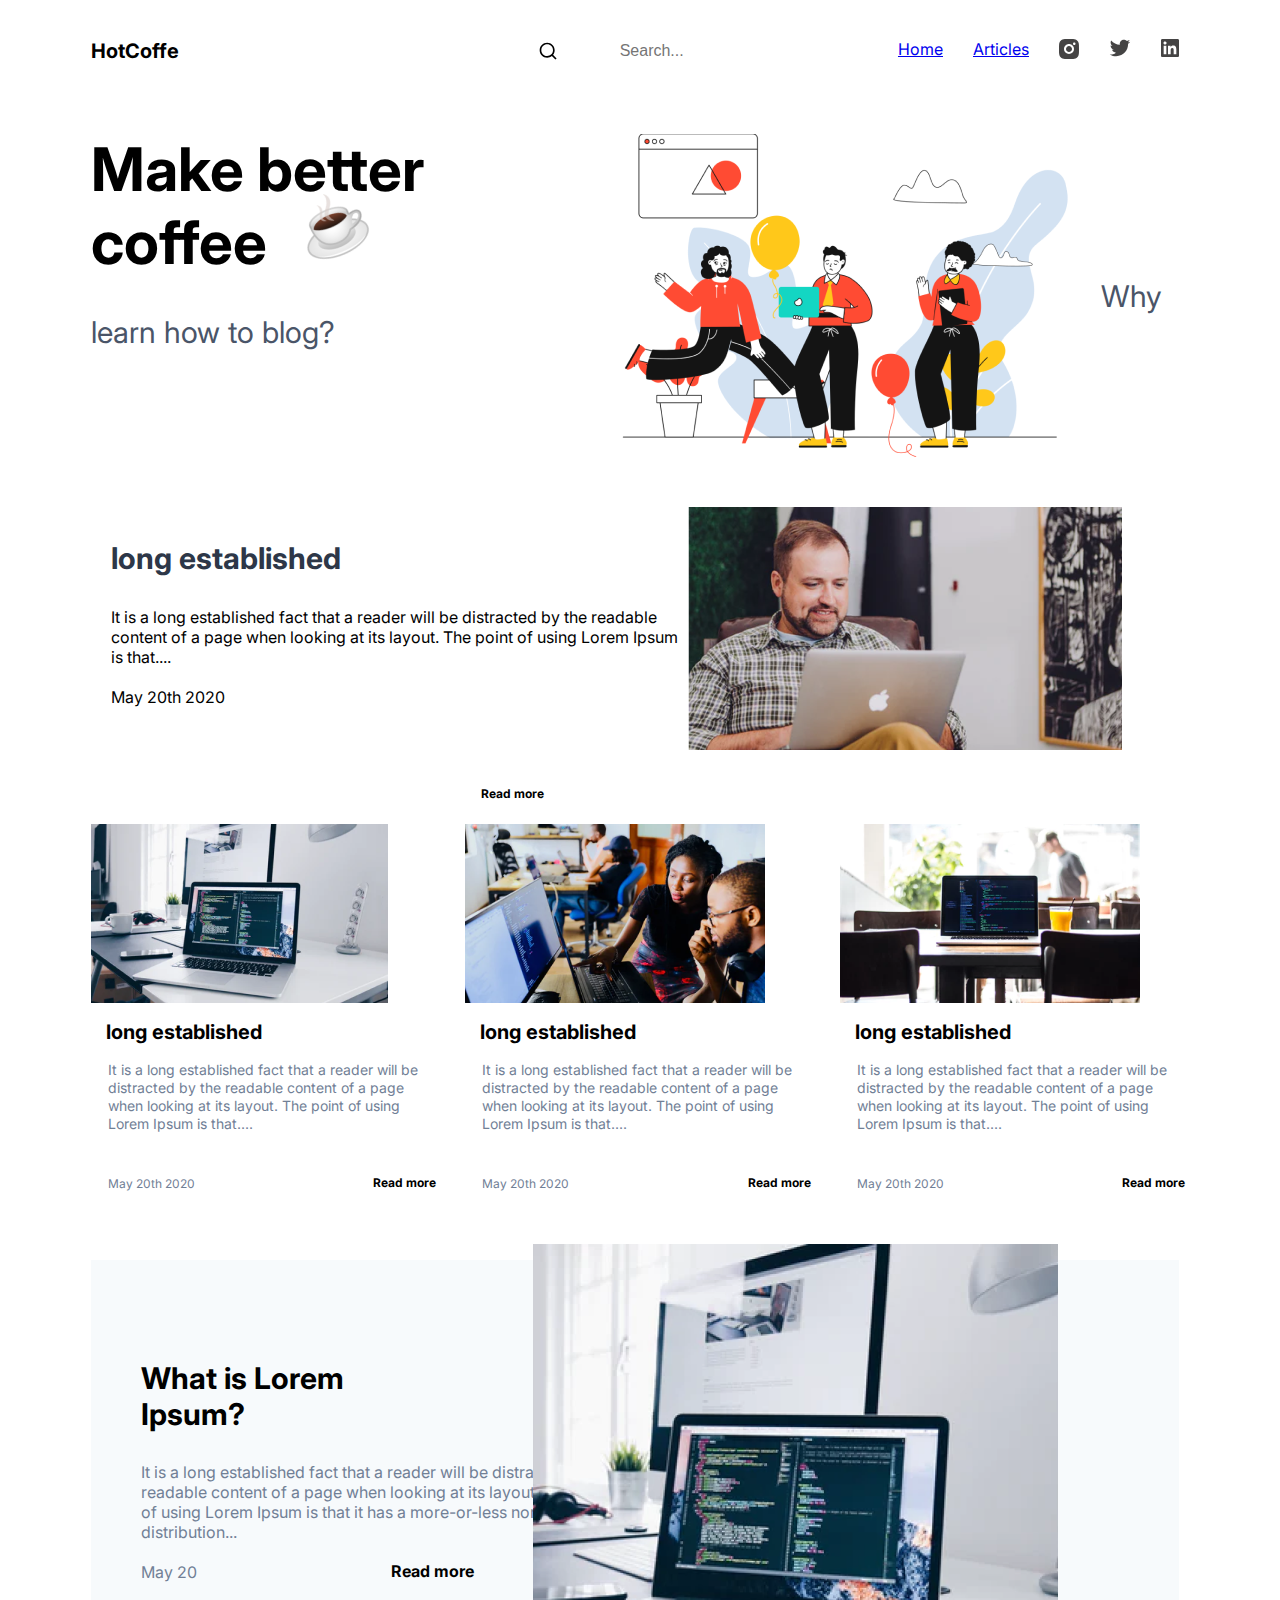
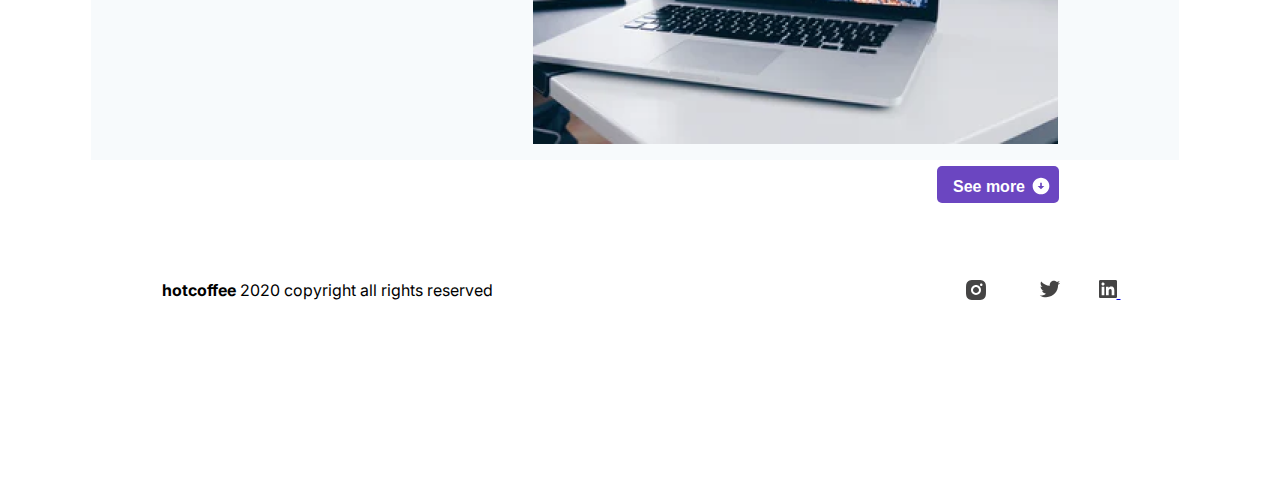
<file: index.html>
<!DOCTYPE html>
<html lang="en">
<head>
    <meta charset="UTF-8">
    <meta http-equiv="X-UA-Compatible" content="IE=edge">
    <meta name="viewport" content="width=device-width, initial-scale=1.0">
    <title>Site blog</title>
    <link rel="stylesheet"  href="style.css">
    <link href="https://fonts.googleapis.com/css2?family=Inter:wght@400;700&display=swap" rel="stylesheet">

      
</head>
<body>
    <header class="header">
        <div class="container">
           <div class="header_header-row">
                <a class="header-row_logo" href="index.html">HotCoffe</a>
                <img class="header-row_search" src="./img/search.svg" alt="Search">
                <input class="header-row_input" type="text" placeholder="Search...">     
               
        <nav class="header-nav">
            <div class="header-nav_home">
        <a href="#" class="header-nav_home__link">Home</a>
        <a href="#" class="header-nav_home__link">Articles</a>
        <a href="#" class="header-nav_home__link" target="_blank"><img src="./img/inst.svg" alt="instagram"></a>
        <a href="#" class="header-nav_home__link" target="_blank"><img src="./img/twit.svg" alt="twitter"></a>
        <a href="#" class="header-nav_home__link" target="_blank"><img src="./img/in.svg" alt="in"></a>
            </div>    
        </nav>

           </div>
            <section class="head-section">
               
                        <div class="head-section_info">
                            <h1 class="head-section_h1">Make better <br>coffee</h1>
                            <img class="head-section_cup" src="./img/cup.png" alt="cup">
                            <img class="head-section_people" src="./img/people.png" alt="people">
                            <span class="head-section_h2">Why learn how to blog?</span>
                        </div>
               
            </section>
        </div>
</header>

<main>
    <div class="container">
        <seaction class="main-card_latest">
            <h1 class="main-card_h1">long established</h1>
            <div class="main-card_h2">It is a long established fact that a reader
                 will be distracted by the readable content of a page when looking at its layout. 
                 The point of using Lorem Ipsum is that....</div>
            <div class="main-card_data">May 20th 2020</div>
            <a href="./text.html"  class="main-card_more" target="_blank">Read more</a>
            <img class="main-card_img" src="./img/men.png" alt="men">
        </seaction>

        <section class="main-panel">
            <div class="main-panel_left">
                <img class="main-panel_left__img" src="./img/panel1.png" alt="img1">
                <div class="main-panel_h1">long established</div>
                <div class="main-panel_text">It is a long established fact that a reader will be distracted by the
                     readable content of a page when looking at its layout. The point of using Lorem Ipsum is that....</div>
                <div class="main-panel_data">May 20th 2020</div>
                <a href="#" class="main-panel_more">Read more</a>
            </div>
            <div class="main-panel_center">
                <img class="main-panel_center__img" src="./img/panel2.png" alt="img2">
                <div class="main-panel_h1">long established</div>
                <div class="main-panel_text">It is a long established fact that a reader will be distracted by the
                     readable content of a page when looking at its layout. The point of using Lorem Ipsum is that....</div>
                <div class="main-panel_data">May 20th 2020</div>
                <a href="#" class="main-panel_more">Read more</a>
            </div>
            <div class="main-panel_right">
                <img class="main-panel_right__img" src="./img/panel3.png" alt="img3">
                <div class="main-panel_h1">long established</div>
                <div class="main-panel_text">It is a long established fact that a reader will be distracted by the
                     readable content of a page when looking at its layout. The point of using Lorem Ipsum is that....</div>
                <div class="main-panel_data">May 20th 2020</div>
                <a href="#" class="main-panel_more">Read more</a>
            </div>
        </section>
    
    <section class="main-highlight">
        <div class="main-highlight_h1">What is Lorem <br>Ipsum?</div>
        <div class="main-highlight_text">It is a long established fact that a reader will be distracted by the 
            readable content of a page when looking at its layout. The point of using Lorem Ipsum is that it
             has a more-or-less normal distribution...</div>
        <div class="main-highlight_data">May 20</div>
        <a href="#" class="main-highlight_more">Read more</a>
        <img class="main-highlight_img" src="./img/laptop.png" alt="laptop">
        <button class="main-highlight_button" type="text" placeholder="See more">See more<img class="main-highlight_arrow" src="./img/arrow.svg" alt="arrow"></button>
    </section>
   </div> 
</main>




 <footer class="footer">
  

    <div class="container">
    
        <div class="footer-footer_row">
        <div class="footer-logo"><b>hotcoffee</b> 2020 copyright all rights reserved</div>
        <a href="#" class="footer-linke_inst" target="_blank"><img src="./img/inst.svg" alt="instagram"></a>
        <a href="#" class="footer-linke_twitt" target="_blank"><img src="./img/twit.svg" alt="twitter"></a>
        <a href="#" class="footer-linke_in" target="_blank"><img src="./img/in.svg" alt="in">
        <img src="./img/arrow.svg"></a>
        </div>



    </div>

</footer>


</body>
</html>
</file>
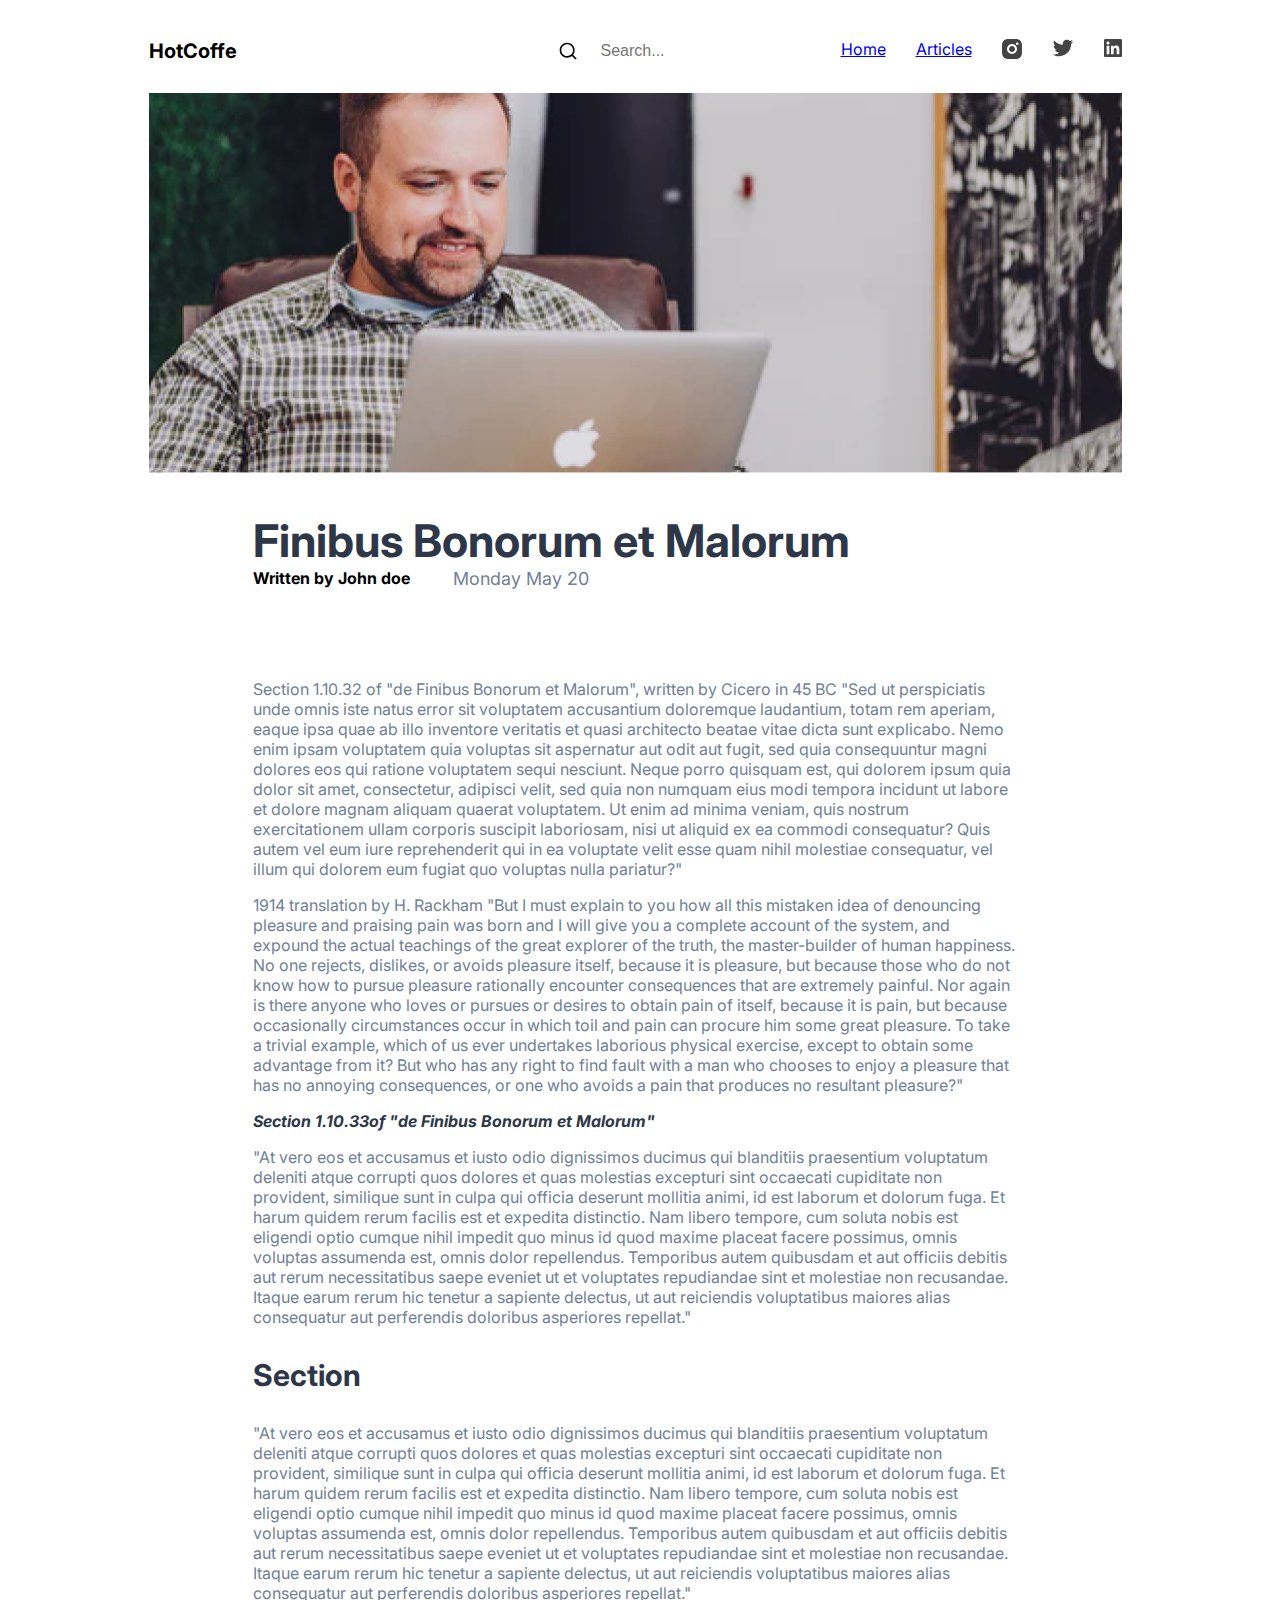
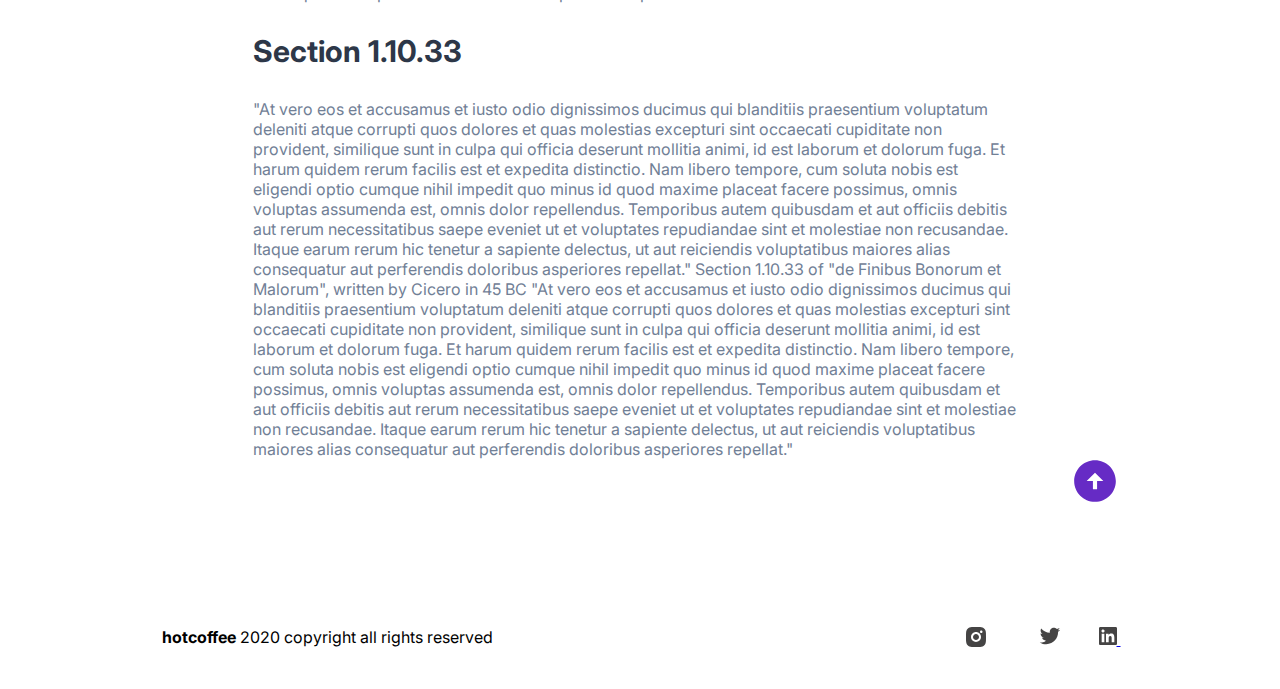
<file: text.html>
<!DOCTYPE html>
<html lang="en">
<head>
    <meta charset="UTF-8">
    <meta http-equiv="X-UA-Compatible" content="IE=edge">
    <meta name="viewport" content="width=device-width, initial-scale=1.0">
    <title>text</title>
    <link rel="stylesheet"  href="style.css">
    <link href="https://fonts.googleapis.com/css2?family=Inter:wght@400;700&display=swap" rel="stylesheet">

</head>
<body>
    <header class="header">
        <div class="container">
           <div class="header_header-row">
                <a name="#top" class="header-row_logo" href="index.html">HotCoffe</a>
                <img class="header-row_search" src="./img/search.svg" alt="Search">
                <input class="header-row_input" type="text" placeholder="Search...">     
               
        <nav class="header-nav">
            <div class="header-nav_home">
        <a href="#" class="header-nav_home__link">Home</a>
        <a href="#" class="header-nav_home__link">Articles</a>
        <a href="#" class="header-nav_home__link" target="_blank"><img src="./img/inst.svg" alt="instagram"></a>
        <a href="#" class="header-nav_home__link" target="_blank"><img src="./img/twit.svg" alt="twitter"></a>
        <a href="#" class="header-nav_home__link" target="_blank"><img src="./img/in.svg" alt="in"></a>
            </div>    
        </nav>

           </div>
        </div>
        
</header>

<main>
    
    <div class="main-text">
      
        <img class="main-text_img" src="./img/men2.png" alt="men">

    <div class="container-text">
        <div class="main-text_h1">Finibus Bonorum et Malorum</div>
        <div class="main-text_h2">Written by John doe</div>
        <div class="main-text_data">Monday  May 20</div>
        <div class="main-text_p">
            <style>
                .colortext {
                  color:  #2D3748;
                }
               </style>
            Section 1.10.32 of "de Finibus Bonorum et Malorum", written by Cicero in 45 BC
            "Sed ut perspiciatis unde omnis iste natus error sit voluptatem accusantium doloremque laudantium, totam rem aperiam,
             eaque ipsa quae ab illo inventore veritatis et quasi architecto beatae vitae dicta sunt explicabo. Nemo enim ipsam voluptatem
              quia voluptas sit aspernatur aut odit aut fugit, sed quia consequuntur magni dolores eos qui ratione voluptatem sequi nesciunt. 
              Neque porro quisquam est, qui dolorem ipsum quia dolor sit amet, consectetur, adipisci velit, sed quia non numquam eius modi 
              tempora incidunt ut labore et dolore magnam aliquam quaerat voluptatem. Ut enim ad minima veniam, quis nostrum exercitationem 
              ullam corporis suscipit laboriosam, nisi ut aliquid ex ea commodi consequatur? Quis autem vel eum iure reprehenderit qui in ea 
              voluptate velit esse quam nihil molestiae consequatur, vel illum qui dolorem eum fugiat quo voluptas nulla pariatur?"
            
            <p>1914 translation by H. Rackham
            "But I must explain to you how all this mistaken idea of denouncing pleasure and 
            praising pain was born and I will give you a complete account of the system, and expound 
            the actual teachings of the great explorer of the truth, the master-builder of human happiness. 
            No one rejects, dislikes, or avoids pleasure itself, because it is pleasure, but because those who 
            do not know how to pursue pleasure rationally encounter consequences that are extremely painful.
             Nor again is there anyone who loves or pursues or desires to obtain pain of itself, because it is pain, 
             but because occasionally circumstances occur in which toil and pain can procure him some great pleasure. 
             To take a trivial example, which of us ever undertakes laborious physical exercise, except to obtain 
             some advantage from it? But who has any right to find fault with a man who chooses to enjoy a pleasure 
             that has no annoying consequences, or one who avoids a pain that produces no resultant pleasure?"</p>
            
           <i> <strong> <span class="colortext">Section 1.10.33of "de Finibus Bonorum et Malorum"</span></i> </strong></p>
               
            
            "At vero eos et accusamus et iusto odio dignissimos ducimus qui blanditiis praesentium 
            voluptatum deleniti atque corrupti quos dolores et quas molestias excepturi sint occaecati 
            cupiditate non provident, similique sunt in culpa qui officia deserunt mollitia animi, id
             est laborum et dolorum fuga. Et harum quidem rerum facilis est et expedita distinctio.
              Nam libero tempore, cum soluta nobis est eligendi optio cumque nihil impedit quo minus
               id quod maxime placeat facere possimus, omnis voluptas assumenda est, omnis dolor repellendus.
                Temporibus autem quibusdam et aut officiis debitis aut rerum necessitatibus saepe eveniet ut et voluptates 
                repudiandae sint et molestiae non recusandae. Itaque earum rerum hic tenetur a sapiente delectus, ut aut reiciendis 
                voluptatibus maiores alias consequatur aut perferendis doloribus asperiores repellat."


                <p class="main-text_h"><span class="colortext">
                    Section
            </span></p>
            "At vero eos et accusamus et iusto odio dignissimos ducimus qui blanditiis praesentium voluptatum
             deleniti atque corrupti quos dolores et quas molestias excepturi sint occaecati cupiditate non provident,
              similique sunt in culpa qui officia deserunt mollitia animi, id est laborum et dolorum fuga. Et harum quidem 
              rerum facilis est et expedita distinctio. Nam libero tempore, cum soluta nobis est eligendi optio cumque nihil
               impedit quo minus id quod maxime placeat facere possimus, omnis voluptas assumenda est, omnis dolor repellendus.
                Temporibus autem quibusdam et aut officiis debitis aut rerum necessitatibus saepe eveniet ut et voluptates repudiandae 
                sint et molestiae non recusandae. Itaque earum rerum hic tenetur a sapiente delectus, ut aut reiciendis voluptatibus 
                maiores alias consequatur aut perferendis doloribus asperiores repellat."
            
                <p class="main-text_h"><span class="colortext"> Section 1.10.33 </span></p>
            
            "At vero eos et accusamus et iusto odio dignissimos ducimus qui blanditiis praesentium voluptatum deleniti 
            atque corrupti quos dolores et quas molestias excepturi sint occaecati cupiditate non provident, similique
             sunt in culpa qui officia deserunt mollitia animi, id est laborum et dolorum fuga. Et harum quidem rerum
              facilis est et expedita distinctio. Nam libero tempore, cum soluta nobis est eligendi optio cumque nihil
               impedit quo minus id quod maxime placeat facere possimus, omnis voluptas assumenda est, omnis dolor repellendus. 
               Temporibus autem quibusdam et aut officiis debitis aut rerum necessitatibus saepe eveniet ut et voluptates
                repudiandae sint et molestiae non recusandae. Itaque earum rerum hic tenetur a sapiente delectus, ut aut 
                reiciendis voluptatibus maiores alias consequatur aut perferendis doloribus asperiores repellat."
            Section 1.10.33 of "de Finibus Bonorum et Malorum", written by Cicero in 45 BC
            "At vero eos et accusamus et iusto odio dignissimos ducimus qui blanditiis praesentium voluptatum deleniti
             atque corrupti quos dolores et quas molestias excepturi sint occaecati cupiditate non provident, similique 
             sunt in culpa qui officia deserunt mollitia animi, id est laborum et dolorum fuga. Et harum quidem rerum facilis
              est et expedita distinctio. Nam libero tempore, cum soluta nobis est eligendi optio cumque nihil impedit
               quo minus id quod maxime placeat facere possimus, omnis voluptas assumenda est, omnis dolor repellendus. 
               Temporibus autem quibusdam et aut officiis debitis aut rerum necessitatibus saepe eveniet ut et
                voluptates repudiandae sint et molestiae non recusandae. Itaque earum rerum hic tenetur a sapiente 
                delectus, ut aut reiciendis voluptatibus maiores alias consequatur aut perferendis doloribus asperiores repellat."
            </div>

        </div>
    </div>
    <a href="#top"><button class="main-text_up"><img src="./img/arrow2.svg" alt="arrow"></button></a>
</div>
</main>

<footer class="footer">
    <div class="container">
        <div class="line"></div>
        <div class="footer-footer_row">
        <div class="footer-logo"><b>hotcoffee</b> 2020 copyright all rights reserved</div>
        <a href="#" class="footer-linke_inst" target="_blank"><img src="./img/inst.svg" alt="instagram"></a>
        <a href="#" class="footer-linke_twitt" target="_blank"><img src="./img/twit.svg" alt="twitter"></a>
        <a href="#" class="footer-linke_in" target="_blank"><img src="./img/in.svg" alt="in">
        <img src="./img/arrow.svg"></a>
        </div>



    </div>



</footer>
</body>
</html>
</file>
<file: style.css>
html {
    display: grid;
    justify-items: center;
}

body {
    max-width: 1280px;
    padding-left: 83px;
    padding-right: 93px;
}

.header {
    background-color: #fff;
    font-family: "Inter";
    font-style: normal; 
}

.main {
    font-family: "Inter";
    font-style: normal; 
}

.container {
   
    margin: auto;
    background-color: #fff;
    font-family: "Inter";
    font-style: normal;
}

.header_header-row {
    height: 85px;
    display: flex;
    align-items: center;
    justify-content: space-between;
}

.header-row_logo {
    font-family: "Inter";
    font-style: normal;
    font-weight: 700;
    font-size: 20px;
    line-height: 24px;
    color: black;
    text-decoration: none;
    cursor: pointer;

}

.header-nav_home {
    display: flex;
    justify-content: space-between;
    gap: 30px;
}

.header-row_search {
    margin-left: 300px;
}

.header-row_input {
font-size: 16px;
line-height: 19px;
color: #718096;
width: 66px;
height: 19px;
cursor: pointer;
margin-right: 150px;
border: none;
}

.header-row_input:focus {
    outline: none;

}

.link {
    font-size: 20px;
    line-height: 24px;
    color: black;
    text-decoration: none;
    cursor: pointer;  
}

.head-section {
   display: flex;
}

.head-section_h1 {

font-family: 'Inter';
font-style: normal;
font-weight: 700;
font-size: 60px;
line-height: 73px;

}

.head-section_cup {
    position: relative;
    left: 195px;
    right: 60px;
    top: -140px;
    bottom: 38px;
}

.head-section_people {

    margin-left: 530px;
    margin-top: -280px;
    
}

.head-section_h2 {

font-weight: 400;
font-size: 30px;
color: #4A5568;
position: relative;
bottom: 150px;

}


.main-card_latest {
    
    height: 243px;
    padding: 74px 0px 30px;
}

.main-card_h1 {
    font-size: 30px;
    color: #2D3748;
    padding: 20px 550px 10px 20px;
}

.main-card_h2{
    padding: 0px 490px 20px 20px;
}
.main-card_img {
    margin-left: 530px;
    margin-top: -200px;
    padding: 0px 0px 70px 0px;

}

.main-card_data {
    padding: 0px 0px 0px 20px;
}
.main-card_more {
    position: relative;
    left: 390px;
    bottom: 22px;
    font-size: 12px;
    font-weight: 700;
    color: black;
    text-decoration: none;
    cursor: pointer;
}
.main-panel {
   
    display: flex;
    align-items: center;
    justify-content: space-between;
}

.main-panel_right {
    margin-right: -35px;
}

.main-panel_h1 {
 
    font-size: 20px;
    line-height: 20px;
    height: 19px;
    font-weight: 700;
    display: flex;
    padding: 15px 0px 5px 15px;
}
    
.main-panel_text {
    font-size: 14px;
    line-height: 18px;
    display: flex;
    height: 90px;
    color: #718096;
    padding: 15px 25px 25px 17px;
}

.main-panel_data {
    font-size: 12px;
    display: flex;
    color: #718096;
    padding: 0px 25px 0px 17px;
}

.main-highlight{
    height: 500px;
    width: 965;
    background-color: #F7FAFC;

}
.main-panel_more {
    display: flex;
    justify-content: end;
    padding: 0px 29px 65px 0px;
    margin-top: -20px;
    font-size: 12px;
    font-weight: 700;
    line-height: 24px;
    color: black;
    text-decoration: none;
    cursor: pointer;
}

.main-highlight_h1 {
    
    font-size: 30px;
    font-weight: 700;
    padding: 100px 0px 0px 50px;
}
.main-highlight_text {
    padding: 30px 550px 20px 50px;
    color: #718096;
}

.main-highlight_img {
    position: relative;
    bottom: 338px;
    left: 355px;
}

.main-highlight_data {
    position: relative;
    left: 50px;
    color: #718096;
}

.main-highlight_more {
    position: relative;
    bottom: 505px;
    left: 300px;
    font-weight: 700;
    font-size: 16px;
    color: black;
    text-decoration: none;
    cursor: pointer;
}

.main-highlight_button {
    Width: 122px;
    Height: 37px;
    background: #6B46C1;
    border-radius: 5px;
    font-weight: 700;
    font-size: 16px;
    color: #FFFFFF;
    border: none;
    cursor: pointer;
    position: relative;
    bottom: 290px;
    left: 230px;

}

.main-highlight_arrow {
    position: relative;
    top: 3px;
    left: 7px;
}

.footer {
    height: 85px;
    display: flex;
    align-items: center;
    justify-content: space-between;
    padding: 90px 0px 0px 0px;

}

.footer-footer_row{
    display: flex;
    justify-content: space-between;
    gap: 178px;
}
 
.footer-logo {
    font-weight: 400;
    font-size: 16px;
}
.footer-linke_inst {
    position: relative;
    left: 295px;
}
.footer-linke_twitt {
    position: relative;
    left: 170px;
}
.footer-linke_in {
    position: relative;
    left: 30px;
}

.container-text {
    width: 765px;
    margin: 0 auto;
    font-family: "Inter";
    font-style: normal; 
}

.main-text_img{
Width: 973px;
Height: 380.37px;
display: block;
margin-left: auto;
margin-right: auto;
padding: 0px 0px 40px;
}

.main-text_h1 {
   font-weight:700;
   font-size:45px;
  color:#2D3748 ; 
   
}

.main-text_h2 {
    font-size: 16px;
    font-weight: 700;
}

.main-text_data {
    position: relative;
    left: 200px;
    bottom: 20px;
    font-weight: 400;
font-size: 18px;
color:  #718096;
padding: 0px 0px 70px;
}

.main-text_p {
    color: #718096;
}

.main-text_h {
    font-family: Inter;
font-size: 30px;
font-weight: 700;
line-height: 36px;
letter-spacing: 0em;
text-align: left;

}
.main-text_up {
    border: none;
    background: none;
    position: sticky;
    left: 1200px;
    cursor: pointer;
}
</file>
